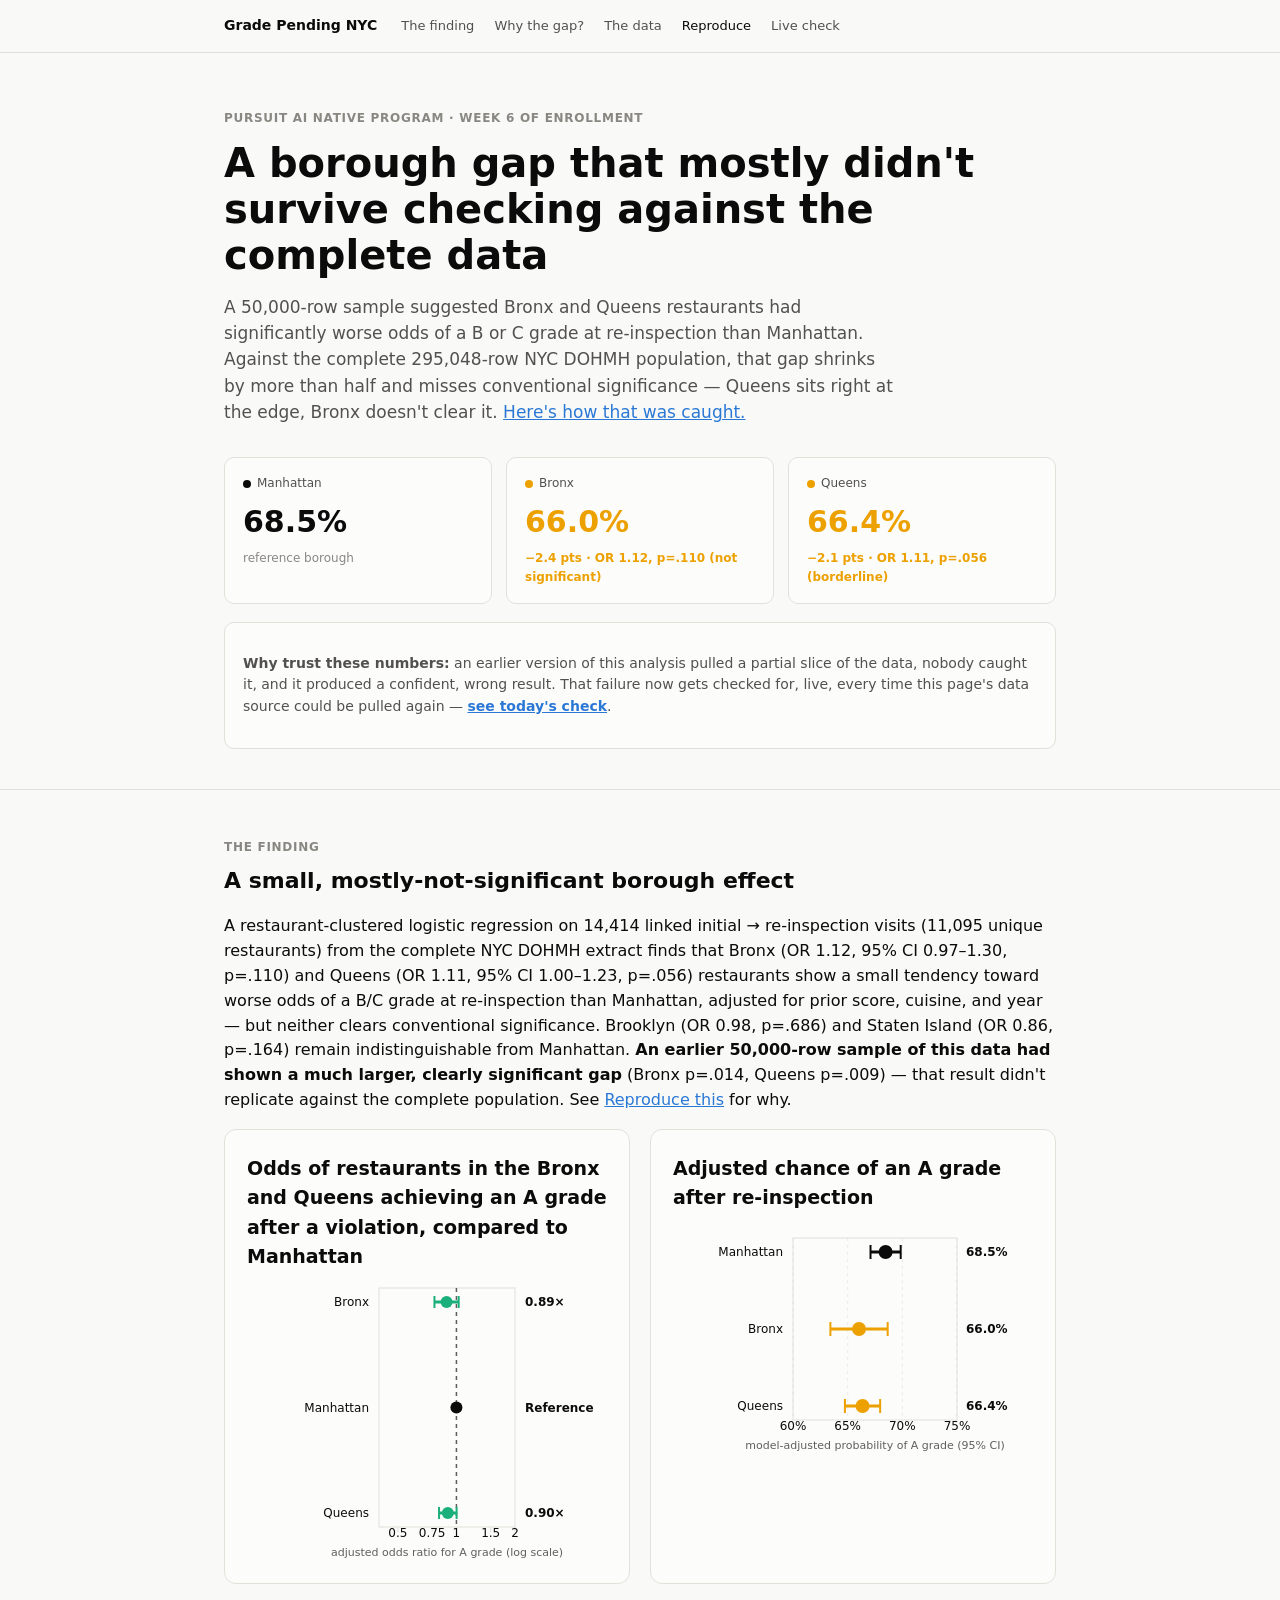
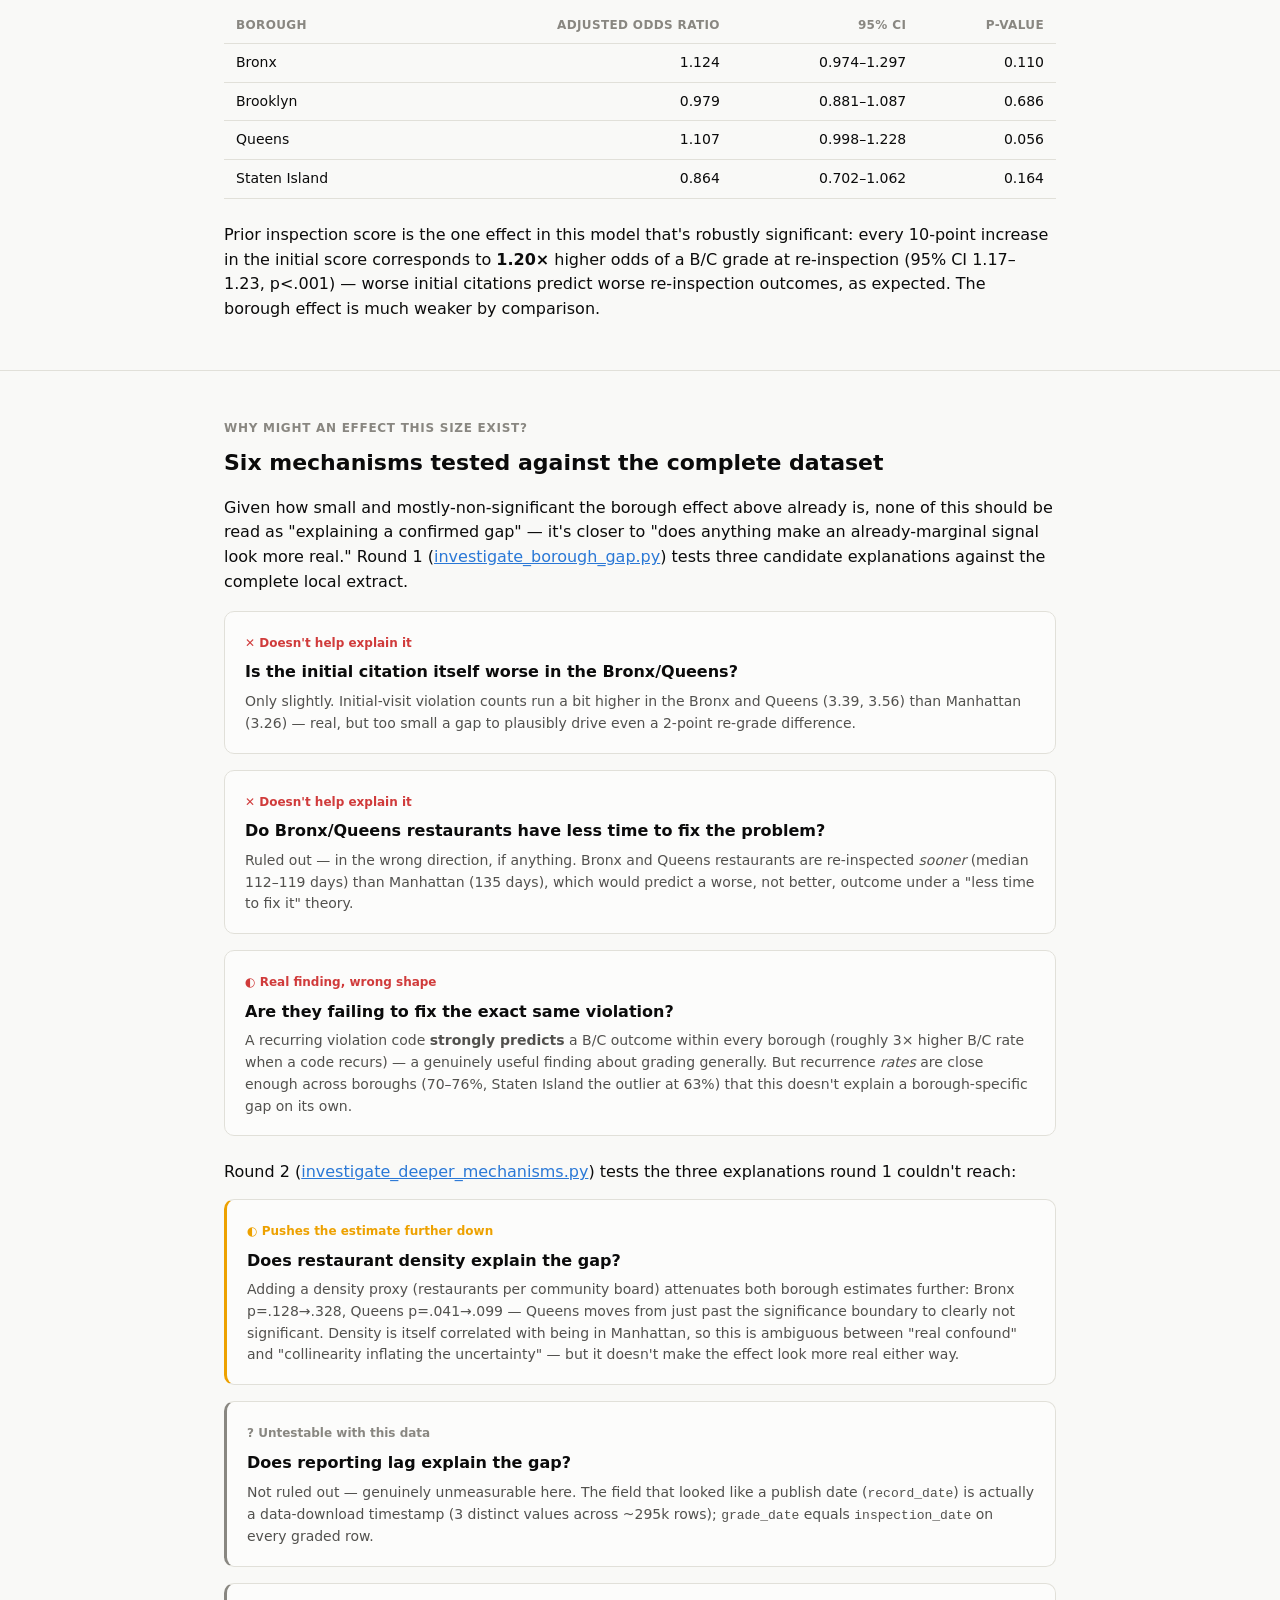
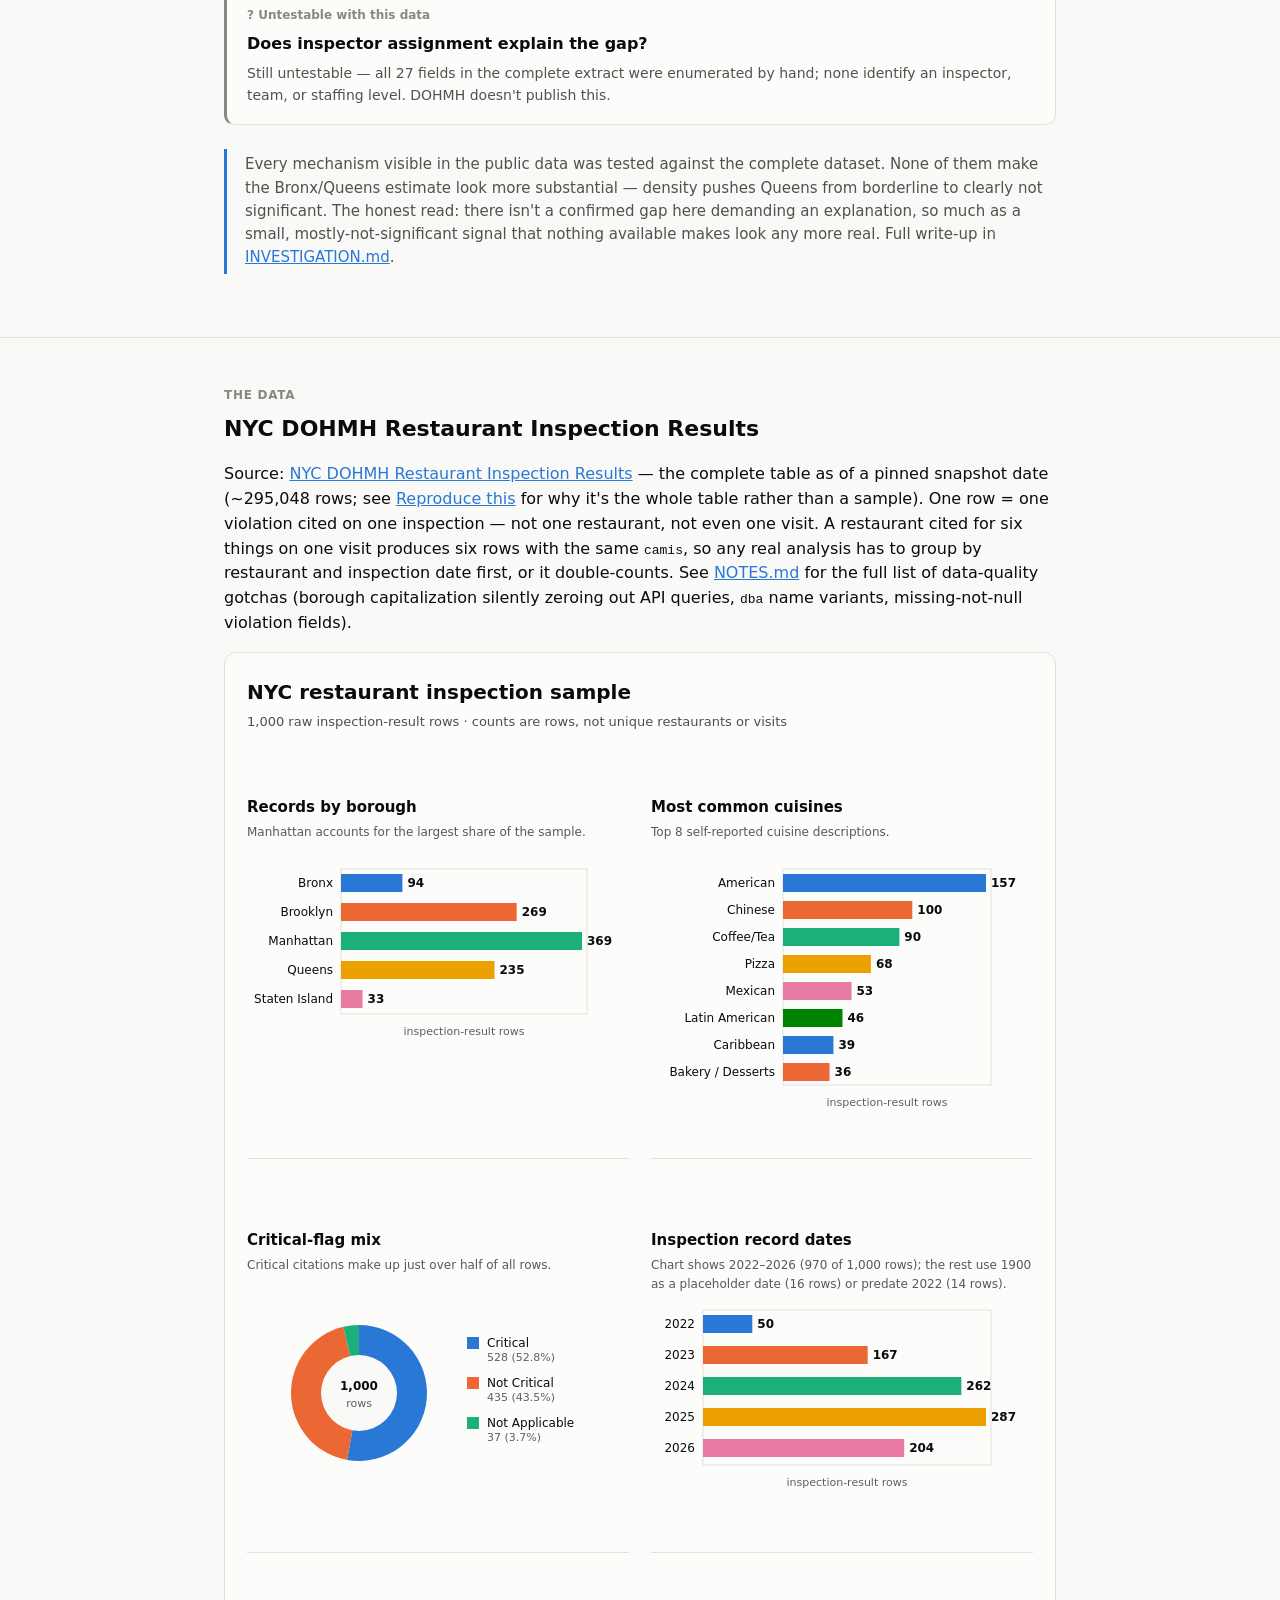
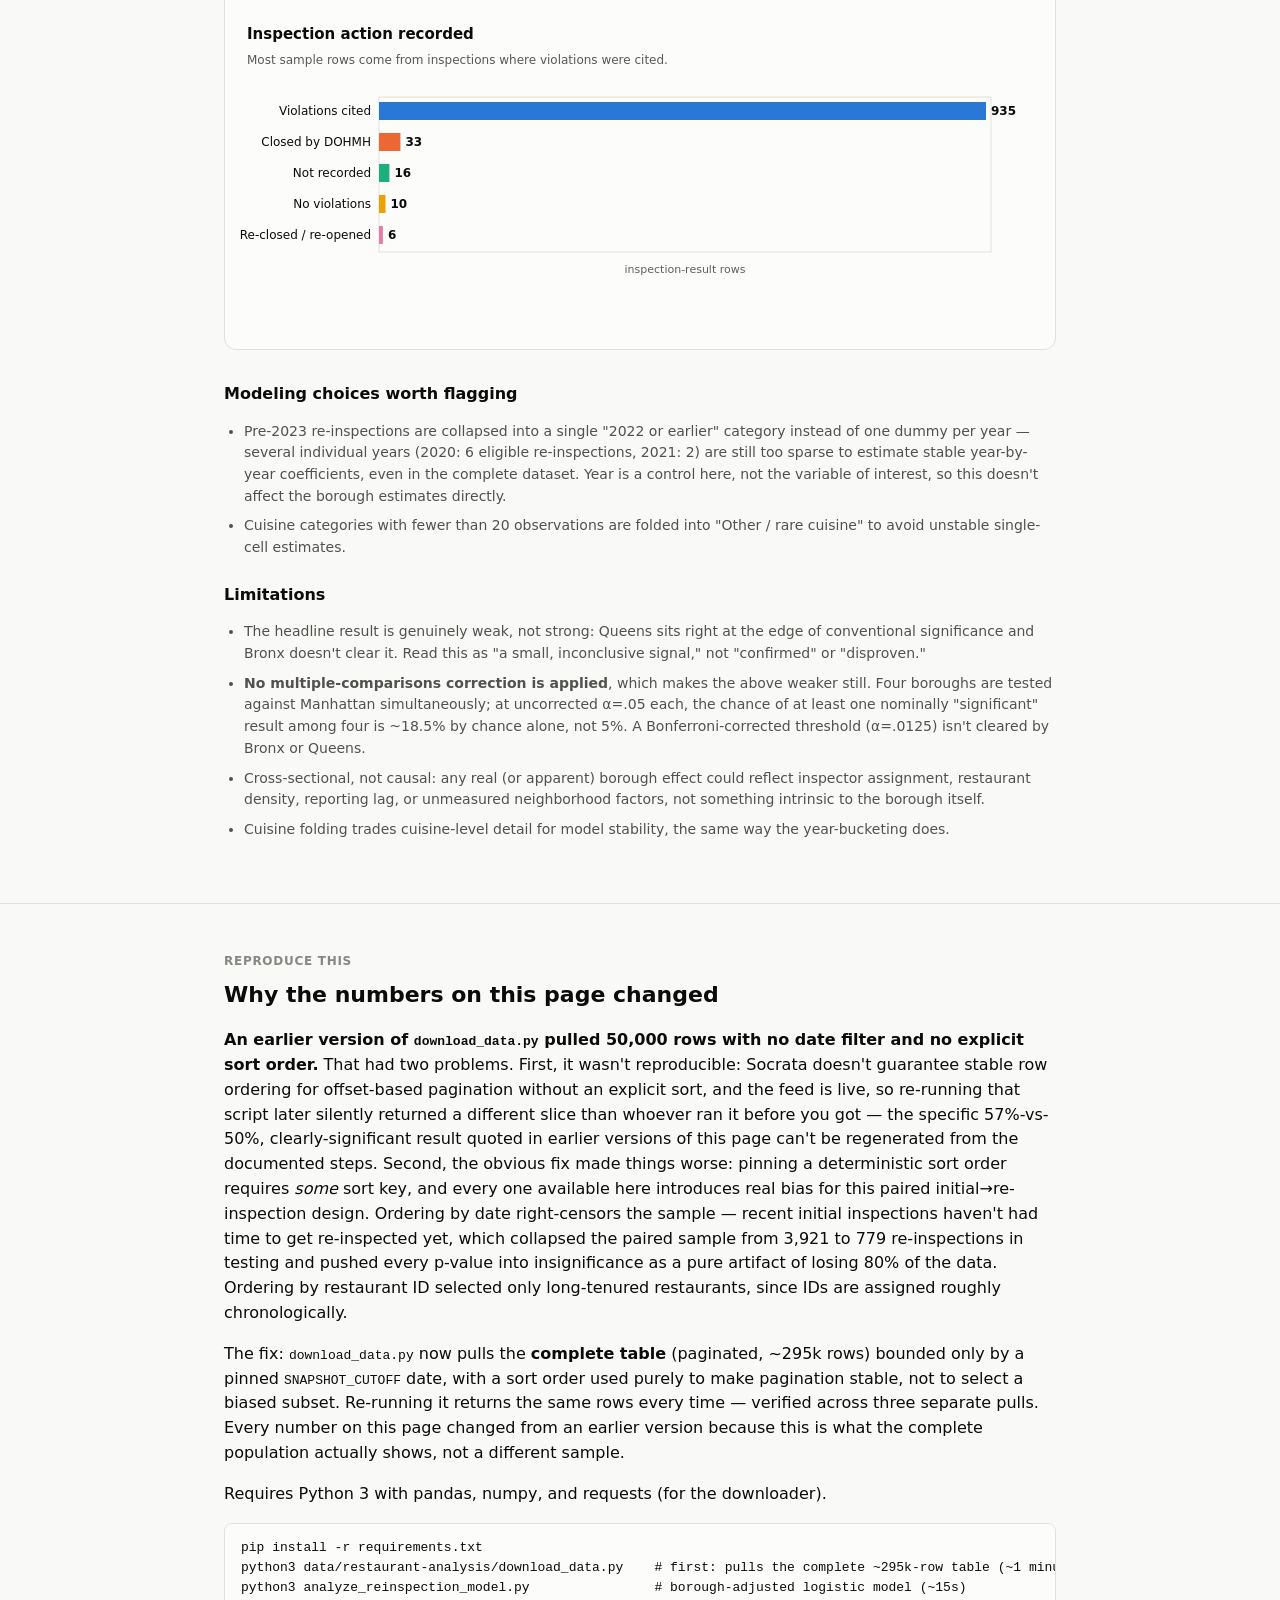
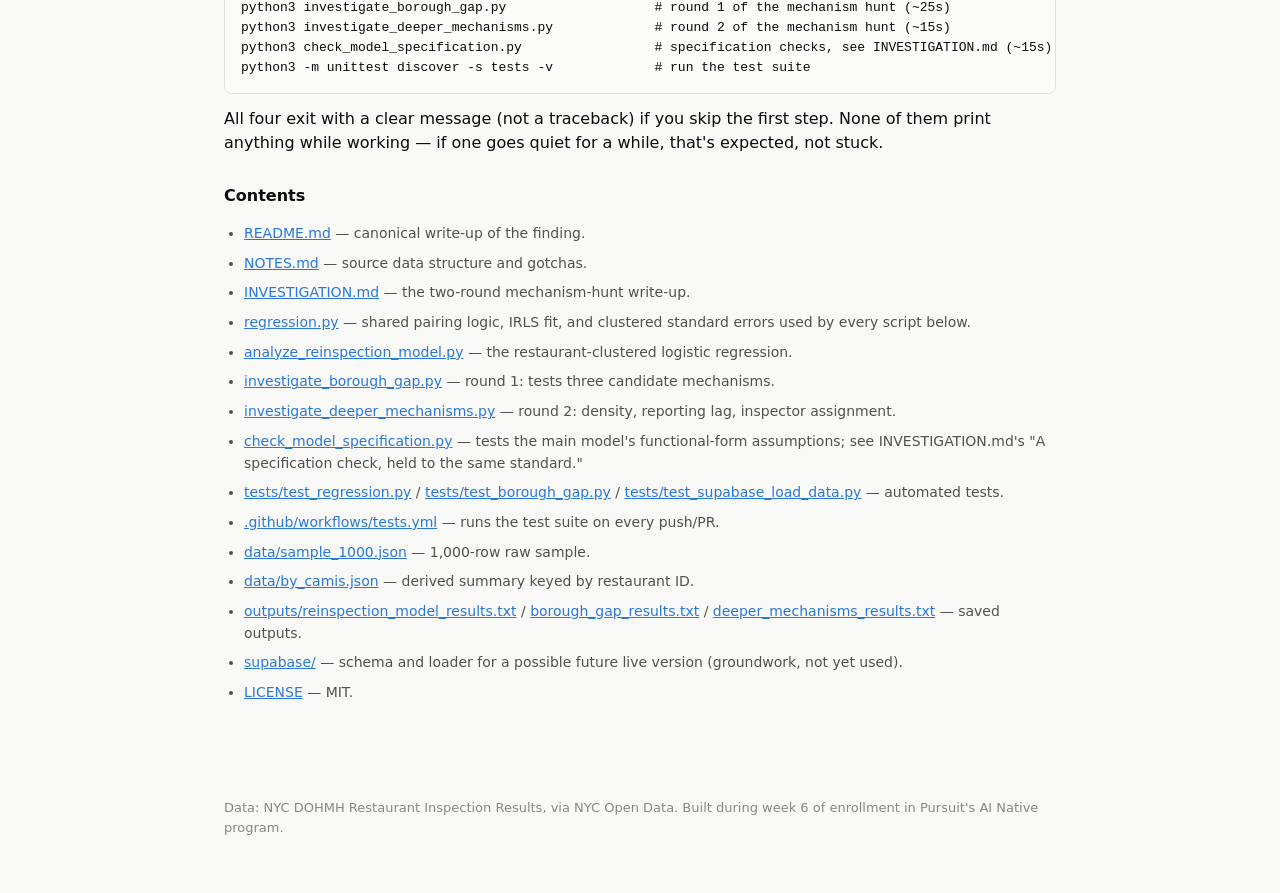
<file: index.html>
<!DOCTYPE html>
<html lang="en">
<head>
<meta charset="UTF-8">
<meta name="viewport" content="width=device-width, initial-scale=1.0">
<title>Grade Pending NYC — Restaurant Re-inspection Analysis</title>
<meta name="description" content="A borough gap that looked significant in a 50,000-row sample shrank and missed conventional significance against the complete 295,048-row NYC DOHMH re-inspection dataset — a finding about replication as much as about restaurant grades.">
<link rel="stylesheet" href="styles.css">
</head>
<body>

<nav class="site-nav">
  <div class="wrap">
    <strong>Grade Pending NYC</strong>
    <a href="#finding">The finding</a>
    <a href="#why">Why the gap?</a>
    <a href="#data">The data</a>
    <a href="#reproduce">Reproduce</a>
    <a href="live-check.html">Live check</a>
  </div>
</nav>

<header class="hero">
  <div class="wrap">
    <p class="eyebrow">Pursuit AI Native Program · Week 6 of enrollment</p>
    <h1>A borough gap that mostly didn't survive checking against the complete data</h1>
    <p class="lede">
      A 50,000-row sample suggested Bronx and Queens restaurants had significantly
      worse odds of a B or C grade at re-inspection than Manhattan. Against the
      complete 295,048-row NYC DOHMH population, that gap shrinks by more than half
      and misses conventional significance — Queens sits right at the edge, Bronx
      doesn't clear it. <a href="#reproduce">Here's how that was caught.</a>
    </p>
    <div class="stat-row">
      <div class="stat-tile reference">
        <p class="stat-label"><span class="dot reference"></span>Manhattan</p>
        <p class="stat-value">68.5%</p>
        <p class="stat-delta">reference borough</p>
      </div>
      <div class="stat-tile suggestive">
        <p class="stat-label"><span class="dot suggestive"></span>Bronx</p>
        <p class="stat-value">66.0%</p>
        <p class="stat-delta">−2.4 pts · OR 1.12, p=.110 (not significant)</p>
      </div>
      <div class="stat-tile suggestive">
        <p class="stat-label"><span class="dot suggestive"></span>Queens</p>
        <p class="stat-value">66.4%</p>
        <p class="stat-delta">−2.1 pts · OR 1.11, p=.056 (borderline)</p>
      </div>
    </div>
    <div class="note-block trust-callout">
      <p>
        <strong>Why trust these numbers:</strong> an earlier version of this
        analysis pulled a partial slice of the data, nobody caught it, and it
        produced a confident, wrong result. That failure now gets checked
        for, live, every time this page's data source could be pulled again
        — <a href="live-check.html">see today's check</a>.
      </p>
    </div>
  </div>
</header>

<main>

  <section id="finding">
    <div class="wrap">
      <p class="section-kicker">The finding</p>
      <h2>A small, mostly-not-significant borough effect</h2>
      <p class="section-intro">
        A restaurant-clustered logistic regression on 14,414 linked initial →
        re-inspection visits (11,095 unique restaurants) from the complete NYC
        DOHMH extract finds that Bronx (OR 1.12, 95% CI 0.97–1.30, p=.110) and
        Queens (OR 1.11, 95% CI 1.00–1.23, p=.056) restaurants show a small
        tendency toward worse odds of a B/C grade at re-inspection than
        Manhattan, adjusted for prior score, cuisine, and year — but neither
        clears conventional significance. Brooklyn (OR 0.98, p=.686) and Staten
        Island (OR 0.86, p=.164) remain indistinguishable from Manhattan.
        <strong>An earlier 50,000-row sample of this data had shown a much
        larger, clearly significant gap</strong> (Bronx p=.014, Queens p=.009) —
        that result didn't replicate against the complete population. See
        <a href="#reproduce">Reproduce this</a> for why.
      </p>

      <div class="chart-grid">
        <div class="chart-block">
          <div id="borough-reinspection-odds" role="figure" aria-label="Adjusted odds ratios for receiving an A grade at cycle re-inspection, by borough relative to Manhattan">
            <style>
              #borough-reinspection-odds { font-family: ui-sans-serif, system-ui, sans-serif; color: var(--foreground); max-width: 760px; margin: 0 auto; }
              #borough-reinspection-odds h3 { font-size: 19px; margin: 0 0 3px; }
              #borough-reinspection-odds p { margin: 0 0 13px; font-size: 13px; color: color-mix(in srgb, var(--foreground) 72%, transparent); }
              #borough-reinspection-odds svg { display: block; width: 100%; }
              #borough-reinspection-odds .axis { stroke: var(--border); stroke-width: 1; }
              #borough-reinspection-odds .reference { stroke: var(--foreground); stroke-width: 1.5; stroke-dasharray: 4 4; opacity: .65; }
              #borough-reinspection-odds .label, #borough-reinspection-odds .tick { fill: var(--foreground); font-size: 12px; }
              #borough-reinspection-odds .value { fill: var(--foreground); font-size: 12px; font-weight: 600; }
              #borough-reinspection-odds .muted { fill: color-mix(in srgb, var(--foreground) 65%, transparent); font-size: 11px; }
              #borough-reinspection-odds .axis-title { fill: color-mix(in srgb, var(--foreground) 65%, transparent); font-size: 11px; }
            </style>
            <h3>Odds of restaurants in the Bronx and Queens achieving an A grade after a violation, compared to Manhattan</h3>
            <svg id="borough-odds-plot" aria-label="Forest plot of adjusted odds of A grade by borough"></svg>
            <script>
              (() => {
                const root = document.getElementById('borough-reinspection-odds');
                const rows = [
                  {name:'Bronx', or:.890, low:.771, high:1.027, significant:false},
                  {name:'Manhattan', or:1, low:1, high:1, reference:true},
                  {name:'Queens', or:.903, low:.814, high:1.002, significant:false}
                ];
                const svg = root.querySelector('#borough-odds-plot');
                function render() {
                  const W = Math.max(330, svg.clientWidth || 700), H = 285, left = 132, right = 92, top = 28, bottom = 46;
                  const x0 = left, x1 = W - right, y0 = top, y1 = H - bottom, min=.4, max=2;
                  const x = v => x0 + (Math.log(v)-Math.log(min))/(Math.log(max)-Math.log(min))*(x1-x0);
                  const y = i => y0 + i*(y1-y0)/(rows.length-1);
                  const ticks=[.5,.75,1,1.5,2];
                  let out = `<rect data-chart-frame class="axis" x="${x0}" y="${y0-14}" width="${x1-x0}" height="${y1-y0+28}" fill="none"></rect>`;
                  out += `<line class="reference" x1="${x(1)}" x2="${x(1)}" y1="${y0-14}" y2="${y1+14}"></line>`;
                  ticks.forEach(t => { out += `<line class="axis" x1="${x(t)}" x2="${x(t)}" y1="${y1+14}" y2="${y1+19}"></line><text class="tick" x="${x(t)}" y="${H-22}" text-anchor="middle">${t}</text>`; });
                  rows.forEach((d,i) => {
                    const yy=y(i), color=d.significant ? 'var(--viz-series-1)' : 'var(--viz-series-3)';
                    out += `<text class="label" x="${left-10}" y="${yy+4}" text-anchor="end">${d.name}</text>`;
                    if (d.reference) {
                      out += `<circle cx="${x(1)}" cy="${yy}" r="6" fill="var(--foreground)"></circle><text class="value" x="${x1+10}" y="${yy+4}">Reference</text>`;
                    } else {
                      out += `<line x1="${x(d.low)}" x2="${x(d.high)}" y1="${yy}" y2="${yy}" stroke="${color}" stroke-width="3"></line><line x1="${x(d.low)}" x2="${x(d.low)}" y1="${yy-6}" y2="${yy+6}" stroke="${color}" stroke-width="2"></line><line x1="${x(d.high)}" x2="${x(d.high)}" y1="${yy-6}" y2="${yy+6}" stroke="${color}" stroke-width="2"></line><circle cx="${x(d.or)}" cy="${yy}" r="6" fill="${color}"></circle><text class="value" x="${x1+10}" y="${yy+4}">${d.or.toFixed(2)}×</text>`;
                    }
                  });
                  out += `<text class="axis-title" data-axis="x" x="${(x0+x1)/2}" y="${H-3}" text-anchor="middle">adjusted odds ratio for A grade (log scale)</text>`;
                  svg.setAttribute('viewBox', `0 0 ${W} ${H}`); svg.setAttribute('height', H); svg.innerHTML=out;
                }
                new ResizeObserver(render).observe(root); render();
              })();
            </script>
          </div>
        </div>
        <div class="chart-block">
          <div id="adjusted-a-grade-probability" role="figure" aria-label="Adjusted probability of receiving an A grade at re-inspection for Manhattan, Bronx, and Queens">
            <style>
              #adjusted-a-grade-probability { font-family: ui-sans-serif, system-ui, sans-serif; color: var(--foreground); max-width: 760px; margin: 0 auto; }
              #adjusted-a-grade-probability h3 { font-size: 19px; margin: 0 0 14px; }
              #adjusted-a-grade-probability svg { display:block; width:100%; }
              #adjusted-a-grade-probability .axis { stroke: var(--border); stroke-width: 1; }
              #adjusted-a-grade-probability .grid { stroke: var(--border); stroke-width: 1; stroke-dasharray: 3 4; opacity: .65; }
              #adjusted-a-grade-probability .label, #adjusted-a-grade-probability .tick { fill: var(--foreground); font-size: 12px; }
              #adjusted-a-grade-probability .value { fill: var(--foreground); font-size: 12px; font-weight: 600; }
              #adjusted-a-grade-probability .axis-title { fill: color-mix(in srgb, var(--foreground) 65%, transparent); font-size: 11px; }
            </style>
            <h3>Adjusted chance of an A grade after re-inspection</h3>
            <svg id="a-grade-probability-plot" aria-label="Dot and whisker plot showing adjusted A grade probability and 95 percent confidence intervals"></svg>
            <script>
              (() => {
                const root = document.getElementById('adjusted-a-grade-probability');
                const rows = [
                  {name:'Manhattan', value:.6847, low:.6709, high:.6985, reference:true},
                  {name:'Bronx', value:.6604, low:.6342, high:.6866},
                  {name:'Queens', value:.6636, low:.6475, high:.6797}
                ];
                const svg = root.querySelector('#a-grade-probability-plot');
                function render() {
                  const W=Math.max(330,svg.clientWidth||700), H=225, left=120, right=76, top=25, bottom=46, min=.60, max=.75;
                  const x=v=>left+(v-min)/(max-min)*(W-left-right), y=i=>top+i*(H-top-bottom)/(rows.length-1);
                  const ticks=[.60,.65,.70,.75];
                  let out=`<rect class="axis" data-chart-frame x="${left}" y="${top-14}" width="${W-left-right}" height="${H-top-bottom+28}" fill="none"></rect>`;
                  ticks.forEach(t=>{out+=`<line class="grid" x1="${x(t)}" x2="${x(t)}" y1="${top-14}" y2="${H-bottom+14}"></line><text class="tick" x="${x(t)}" y="${H-22}" text-anchor="middle">${Math.round(t*100)}%</text>`;});
                  rows.forEach((d,i)=>{const yy=y(i), color=d.reference?'var(--foreground)':'var(--viz-series-4)';out+=`<text class="label" x="${left-10}" y="${yy+4}" text-anchor="end">${d.name}</text><line x1="${x(d.low)}" x2="${x(d.high)}" y1="${yy}" y2="${yy}" stroke="${color}" stroke-width="3"></line><line x1="${x(d.low)}" x2="${x(d.low)}" y1="${yy-7}" y2="${yy+7}" stroke="${color}" stroke-width="2"></line><line x1="${x(d.high)}" x2="${x(d.high)}" y1="${yy-7}" y2="${yy+7}" stroke="${color}" stroke-width="2"></line><circle cx="${x(d.value)}" cy="${yy}" r="7" fill="${color}"></circle><text class="value" x="${W-right+9}" y="${yy+4}">${(d.value*100).toFixed(1)}%</text>`;});
                  out+=`<text class="axis-title" data-axis="x" x="${(left+W-right)/2}" y="${H-3}" text-anchor="middle">model-adjusted probability of A grade (95% CI)</text>`;
                  svg.setAttribute('viewBox',`0 0 ${W} ${H}`);svg.setAttribute('height',H);svg.innerHTML=out;
                }
                new ResizeObserver(render).observe(root);render();
              })();
            </script>
          </div>
        </div>
      </div>

      <table class="data-table">
        <thead>
          <tr><th>Borough</th><th class="num">Adjusted odds ratio</th><th class="num">95% CI</th><th class="num">p-value</th></tr>
        </thead>
        <tbody>
          <tr><td>Bronx</td><td class="num">1.124</td><td class="num">0.974–1.297</td><td class="num">0.110</td></tr>
          <tr><td>Brooklyn</td><td class="num">0.979</td><td class="num">0.881–1.087</td><td class="num">0.686</td></tr>
          <tr><td>Queens</td><td class="num">1.107</td><td class="num">0.998–1.228</td><td class="num">0.056</td></tr>
          <tr><td>Staten Island</td><td class="num">0.864</td><td class="num">0.702–1.062</td><td class="num">0.164</td></tr>
        </tbody>
      </table>
      <p class="section-intro" style="margin-bottom:0;">
        Prior inspection score is the one effect in this model that's robustly
        significant: every 10-point increase in the initial score corresponds to
        <strong>1.20×</strong> higher odds of a B/C grade at re-inspection (95% CI
        1.17–1.23, p&lt;.001) — worse initial citations predict worse re-inspection
        outcomes, as expected. The borough effect is much weaker by comparison.
      </p>
    </div>
  </section>

  <section id="why">
    <div class="wrap">
      <p class="section-kicker">Why might an effect this size exist?</p>
      <h2>Six mechanisms tested against the complete dataset</h2>
      <p class="section-intro">
        Given how small and mostly-non-significant the borough effect above
        already is, none of this should be read as "explaining a confirmed
        gap" — it's closer to "does anything make an already-marginal signal
        look more real." Round 1 (<a href="investigate_borough_gap.py">investigate_borough_gap.py</a>)
        tests three candidate explanations against the complete local extract.
      </p>

      <div class="mechanism-list">
        <div class="mechanism-card">
          <p class="verdict">✕ Doesn't help explain it</p>
          <h3>Is the initial citation itself worse in the Bronx/Queens?</h3>
          <p>
            Only slightly. Initial-visit violation counts run a bit higher in the
            Bronx and Queens (3.39, 3.56) than Manhattan (3.26) — real, but too
            small a gap to plausibly drive even a 2-point re-grade difference.
          </p>
        </div>
        <div class="mechanism-card">
          <p class="verdict">✕ Doesn't help explain it</p>
          <h3>Do Bronx/Queens restaurants have less time to fix the problem?</h3>
          <p>
            Ruled out — in the wrong direction, if anything. Bronx and Queens
            restaurants are re-inspected <em>sooner</em> (median 112–119 days) than
            Manhattan (135 days), which would predict a worse, not better, outcome
            under a "less time to fix it" theory.
          </p>
        </div>
        <div class="mechanism-card">
          <p class="verdict">◐ Real finding, wrong shape</p>
          <h3>Are they failing to fix the exact same violation?</h3>
          <p>
            A recurring violation code <strong>strongly predicts</strong> a B/C
            outcome within every borough (roughly 3× higher B/C rate when a code
            recurs) — a genuinely useful finding about grading generally. But
            recurrence <em>rates</em> are close enough across boroughs (70–76%,
            Staten Island the outlier at 63%) that this doesn't explain a
            borough-specific gap on its own.
          </p>
        </div>
      </div>

      <p class="section-intro" style="margin: 24px 0 0;">
        Round 2 (<a href="investigate_deeper_mechanisms.py">investigate_deeper_mechanisms.py</a>)
        tests the three explanations round 1 couldn't reach:
      </p>
      <div class="mechanism-list" style="margin-top: 14px;">
        <div class="mechanism-card" style="border-left: 3px solid var(--viz-series-4);">
          <p class="verdict" style="color: var(--viz-series-4);">◐ Pushes the estimate further down</p>
          <h3>Does restaurant density explain the gap?</h3>
          <p>
            Adding a density proxy (restaurants per community board) attenuates
            both borough estimates further: Bronx p=.128→.328, Queens
            p=.041→.099 — Queens moves from just past the significance boundary
            to clearly not significant. Density is itself correlated with
            being in Manhattan, so this is ambiguous between "real confound"
            and "collinearity inflating the uncertainty" — but it doesn't make
            the effect look more real either way.
          </p>
        </div>
        <div class="mechanism-card" style="border-left: 3px solid var(--text-muted);">
          <p class="verdict" style="color: var(--text-muted);">? Untestable with this data</p>
          <h3>Does reporting lag explain the gap?</h3>
          <p>
            Not ruled out — genuinely unmeasurable here. The field that looked
            like a publish date (<code>record_date</code>) is actually a
            data-download timestamp (3 distinct values across ~295k rows);
            <code>grade_date</code> equals <code>inspection_date</code> on
            every graded row.
          </p>
        </div>
        <div class="mechanism-card" style="border-left: 3px solid var(--text-muted);">
          <p class="verdict" style="color: var(--text-muted);">? Untestable with this data</p>
          <h3>Does inspector assignment explain the gap?</h3>
          <p>
            Still untestable — all 27 fields in the complete extract were
            enumerated by hand; none identify an inspector, team, or staffing
            level. DOHMH doesn't publish this.
          </p>
        </div>
      </div>

      <p class="conclusion-callout" style="margin-top: 22px;">
        Every mechanism visible in the public data was tested against the
        complete dataset. None of them make the Bronx/Queens estimate look
        more substantial — density pushes Queens from borderline to clearly
        not significant. The honest read: there isn't a confirmed gap here
        demanding an explanation, so much as a small, mostly-not-significant
        signal that nothing available makes look any more real. Full write-up
        in <a href="INVESTIGATION.md">INVESTIGATION.md</a>.
      </p>
    </div>
  </section>

  <section id="data">
    <div class="wrap">
      <p class="section-kicker">The data</p>
      <h2>NYC DOHMH Restaurant Inspection Results</h2>
      <p class="section-intro">
        Source: <a href="https://data.cityofnewyork.us/resource/43nn-pn8j.json" target="_blank" rel="noopener">NYC DOHMH Restaurant Inspection Results</a>
        — the complete table as of a pinned snapshot date (~295,048 rows; see
        <a href="#reproduce">Reproduce this</a> for why it's the whole table
        rather than a sample). One row = one violation cited on one inspection —
        not one restaurant, not even one visit. A restaurant cited for six things
        on one visit produces six rows with the same <code>camis</code>, so any
        real analysis has to group by restaurant and inspection date first, or it
        double-counts. See <a href="NOTES.md">NOTES.md</a> for the full list of
        data-quality gotchas (borough capitalization silently zeroing out API
        queries, <code>dba</code> name variants, missing-not-null violation fields).
      </p>

      <div class="chart-block">
        <div id="nyc-inspection-charts" role="figure" aria-label="Five charts summarizing 1,000 NYC restaurant inspection-result records">
          <style>
            #nyc-inspection-charts { font-family: ui-sans-serif, system-ui, sans-serif; color: var(--foreground); max-width: 1024px; margin: 0 auto; }
            #nyc-inspection-charts h3 { font-size: 20px; margin: 0 0 4px; }
            #nyc-inspection-charts .sub { margin: 0 0 16px; color: color-mix(in srgb, var(--foreground) 72%, transparent); font-size: 13px; }
            #nyc-inspection-charts .grid { display: grid; grid-template-columns: repeat(2, minmax(0, 1fr)); gap: 22px; }
            #nyc-inspection-charts .chart:last-child { grid-column: 1 / -1; }
            #nyc-inspection-charts h4 { font-size: 15px; margin: 0 0 4px; font-weight: 600; }
            #nyc-inspection-charts .note { font-size: 12px; margin: 0 0 8px; color: color-mix(in srgb, var(--foreground) 68%, transparent); min-height: 30px; }
            #nyc-inspection-charts svg { display:block; width:100%; overflow:visible; }
            #nyc-inspection-charts .axis { stroke: var(--border); stroke-width:1; }
            #nyc-inspection-charts .label { fill: var(--foreground); font-size: 12px; }
            #nyc-inspection-charts .value { fill: var(--foreground); font-size: 12px; font-weight: 600; }
            #nyc-inspection-charts .muted { fill: color-mix(in srgb, var(--foreground) 65%, transparent); font-size: 11px; }
            #nyc-inspection-charts .axis-title { fill: color-mix(in srgb, var(--foreground) 65%, transparent); font-size: 11px; }
            @media (max-width: 620px) { #nyc-inspection-charts .grid { grid-template-columns: 1fr; } #nyc-inspection-charts .chart:last-child { grid-column:auto; } }
          </style>
          <h3>NYC restaurant inspection sample</h3>
          <p class="sub">1,000 raw inspection-result rows · counts are rows, not unique restaurants or visits</p>
          <div class="grid">
            <section class="chart"><h4>Records by borough</h4><p class="note">Manhattan accounts for the largest share of the sample.</p><svg id="borough"></svg></section>
            <section class="chart"><h4>Most common cuisines</h4><p class="note">Top 8 self-reported cuisine descriptions.</p><svg id="cuisine"></svg></section>
            <section class="chart"><h4>Critical-flag mix</h4><p class="note">Critical citations make up just over half of all rows.</p><svg id="critical"></svg></section>
            <section class="chart"><h4>Inspection record dates</h4><p class="note">Chart shows 2022–2026 (970 of 1,000 rows); the rest use 1900 as a placeholder date (16 rows) or predate 2022 (14 rows).</p><svg id="years"></svg></section>
            <section class="chart"><h4>Inspection action recorded</h4><p class="note">Most sample rows come from inspections where violations were cited.</p><svg id="action"></svg></section>
          </div>
          <script>
          (() => {
            const root = document.getElementById('nyc-inspection-charts');
            const colors = ['var(--viz-series-1)', 'var(--viz-series-2)', 'var(--viz-series-3)', 'var(--viz-series-4)', 'var(--viz-series-5)', 'var(--viz-series-6)'];
            const data = {
              borough: [{label:'Bronx',value:94},{label:'Brooklyn',value:269},{label:'Manhattan',value:369},{label:'Queens',value:235},{label:'Staten Island',value:33}],
              cuisine: [{label:'American',value:157},{label:'Chinese',value:100},{label:'Coffee/Tea',value:90},{label:'Pizza',value:68},{label:'Mexican',value:53},{label:'Latin American',value:46},{label:'Caribbean',value:39},{label:'Bakery / Desserts',value:36}],
              critical: [{label:'Critical',value:528},{label:'Not Critical',value:435},{label:'Not Applicable',value:37}],
              years: [{label:'2022',value:50},{label:'2023',value:167},{label:'2024',value:262},{label:'2025',value:287},{label:'2026',value:204}],
              action: [{label:'Violations cited',value:935},{label:'Closed by DOHMH',value:33},{label:'Not recorded',value:16},{label:'No violations',value:10},{label:'Re-closed / re-opened',value:6}]
            };
            const esc = s => s.replace(/&/g,'&amp;').replace(/</g,'&lt;');
            function bars(id, values, opts={}) {
              const svg = root.querySelector('#'+id), W = Math.max(300, svg.clientWidth || 460), row = opts.row || 29, left = opts.left || 120, right=42, top=8, H=top+values.length*row+25, max=Math.max(...values.map(d=>d.value));
              svg.setAttribute('viewBox', `0 0 ${W} ${H}`); svg.setAttribute('height', H);
              let out=`<rect class="axis" data-chart-frame x="${left}" y="${top}" width="${W-left-right}" height="${values.length*row}" fill="none"/>`;
              values.forEach((d,i)=>{ const y=top+i*row+5, w=(W-left-right-5)*d.value/max; out += `<text class="label" text-anchor="end" x="${left-8}" y="${y+13}">${esc(d.label)}</text><rect x="${left}" y="${y}" width="${w}" height="18" fill="${colors[i%colors.length]}"></rect><text class="value" x="${Math.min(W-right+4,left+w+5)}" y="${y+13}">${d.value}</text>`; });
              out += `<text class="axis-title" data-axis="x" x="${left+(W-left-right)/2}" y="${H-4}" text-anchor="middle">inspection-result rows</text>`;
              svg.innerHTML=out;
            }
            function donut() {
              const svg=root.querySelector('#critical'), W=Math.max(300,svg.clientWidth||460), H=210, cx=112,cy=99,r=68,total=1000; let angle=-Math.PI/2, out='';
              data.critical.forEach((d,i)=>{ const a=d.value/total*Math.PI*2, x1=cx+r*Math.cos(angle), y1=cy+r*Math.sin(angle), x2=cx+r*Math.cos(angle+a), y2=cy+r*Math.sin(angle+a), large=a>Math.PI?1:0; out+=`<path d="M ${cx} ${cy} L ${x1} ${y1} A ${r} ${r} 0 ${large} 1 ${x2} ${y2} Z" fill="${colors[i]}"></path>`; angle+=a; });
              out += `<circle cx="${cx}" cy="${cy}" r="38" fill="var(--background)"></circle><text class="value" x="${cx}" y="${cy-3}" text-anchor="middle">1,000</text><text class="muted" x="${cx}" y="${cy+14}" text-anchor="middle">rows</text>`;
              data.critical.forEach((d,i)=>{let y=54+i*40;out+=`<rect x="220" y="${y-11}" width="12" height="12" fill="${colors[i]}"></rect><text class="label" x="240" y="${y-1}">${esc(d.label)}</text><text class="muted" x="240" y="${y+13}">${d.value} (${(d.value/10).toFixed(1)}%)</text>`}); svg.setAttribute('viewBox',`0 0 ${W} ${H}`);svg.setAttribute('height',H);svg.innerHTML=out;
            }
            function draw(){ bars('borough',data.borough,{left:94}); bars('cuisine',data.cuisine,{left:132,row:27}); donut(); bars('years',data.years,{left:52,row:31}); bars('action',data.action,{left:132,row:31}); }
            new ResizeObserver(draw).observe(root); draw();
          })();
          </script>
        </div>
      </div>

      <h3 style="font-size:16px; margin:32px 0 10px;">Modeling choices worth flagging</h3>
      <ul class="limits-list">
        <li>
          Pre-2023 re-inspections are collapsed into a single "2022 or earlier"
          category instead of one dummy per year — several individual years
          (2020: 6 eligible re-inspections, 2021: 2) are still too sparse to
          estimate stable year-by-year coefficients, even in the complete
          dataset. Year is a control here, not the variable of interest, so
          this doesn't affect the borough estimates directly.
        </li>
        <li>
          Cuisine categories with fewer than 20 observations are folded into
          "Other / rare cuisine" to avoid unstable single-cell estimates.
        </li>
      </ul>

      <h3 style="font-size:16px; margin:24px 0 10px;">Limitations</h3>
      <ul class="limits-list">
        <li>The headline result is genuinely weak, not strong: Queens sits right at the edge of conventional significance and Bronx doesn't clear it. Read this as "a small, inconclusive signal," not "confirmed" or "disproven."</li>
        <li><strong>No multiple-comparisons correction is applied</strong>, which makes the above weaker still. Four boroughs are tested against Manhattan simultaneously; at uncorrected α=.05 each, the chance of at least one nominally "significant" result among four is ~18.5% by chance alone, not 5%. A Bonferroni-corrected threshold (α=.0125) isn't cleared by Bronx or Queens.</li>
        <li>Cross-sectional, not causal: any real (or apparent) borough effect could reflect inspector assignment, restaurant density, reporting lag, or unmeasured neighborhood factors, not something intrinsic to the borough itself.</li>
        <li>Cuisine folding trades cuisine-level detail for model stability, the same way the year-bucketing does.</li>
      </ul>
    </div>
  </section>

  <section id="reproduce">
    <div class="wrap">
      <p class="section-kicker">Reproduce this</p>
      <h2>Why the numbers on this page changed</h2>
      <p class="section-intro">
        <strong>An earlier version of <code>download_data.py</code> pulled 50,000
        rows with no date filter and no explicit sort order.</strong> That had two
        problems. First, it wasn't reproducible: Socrata doesn't guarantee stable
        row ordering for offset-based pagination without an explicit sort, and the
        feed is live, so re-running that script later silently returned a
        different slice than whoever ran it before you got — the specific
        57%-vs-50%, clearly-significant result quoted in earlier versions of this
        page can't be regenerated from the documented steps. Second, the obvious
        fix made things worse: pinning a deterministic sort order requires
        <em>some</em> sort key, and every one available here introduces real bias
        for this paired initial→re-inspection design. Ordering by date
        right-censors the sample — recent initial inspections haven't had time to
        get re-inspected yet, which collapsed the paired sample from 3,921 to 779
        re-inspections in testing and pushed every p-value into insignificance as
        a pure artifact of losing 80% of the data. Ordering by restaurant ID
        selected only long-tenured restaurants, since IDs are assigned roughly
        chronologically.
      </p>
      <p class="section-intro">
        The fix: <code>download_data.py</code> now pulls the <strong>complete
        table</strong> (paginated, ~295k rows) bounded only by a pinned
        <code>SNAPSHOT_CUTOFF</code> date, with a sort order used purely to make
        pagination stable, not to select a biased subset. Re-running it returns
        the same rows every time — verified across three separate pulls. Every
        number on this page changed from an earlier version because this is what
        the complete population actually shows, not a different sample.
      </p>
      <p class="section-intro">Requires Python 3 with pandas, numpy, and requests (for the downloader).</p>
      <pre><code>pip install -r requirements.txt
python3 data/restaurant-analysis/download_data.py    # first: pulls the complete ~295k-row table (~1 minute)
python3 analyze_reinspection_model.py                # borough-adjusted logistic model (~15s)
python3 investigate_borough_gap.py                   # round 1 of the mechanism hunt (~25s)
python3 investigate_deeper_mechanisms.py             # round 2 of the mechanism hunt (~15s)
python3 check_model_specification.py                 # specification checks, see INVESTIGATION.md (~15s)
python3 -m unittest discover -s tests -v             # run the test suite</code></pre>
      <p class="section-intro" style="margin-top: 10px;">
        All four exit with a clear message (not a traceback) if you skip the first
        step. None of them print anything while working — if one goes quiet for a
        while, that's expected, not stuck.
      </p>

      <h3 style="font-size:16px; margin:28px 0 10px;">Contents</h3>
      <ul class="contents-list">
        <li><a href="docs/README.md">README.md</a> — canonical write-up of the finding.</li>
        <li><a href="NOTES.md">NOTES.md</a> — source data structure and gotchas.</li>
        <li><a href="INVESTIGATION.md">INVESTIGATION.md</a> — the two-round mechanism-hunt write-up.</li>
        <li><a href="regression.py">regression.py</a> — shared pairing logic, IRLS fit, and clustered standard errors used by every script below.</li>
        <li><a href="analyze_reinspection_model.py">analyze_reinspection_model.py</a> — the restaurant-clustered logistic regression.</li>
        <li><a href="investigate_borough_gap.py">investigate_borough_gap.py</a> — round 1: tests three candidate mechanisms.</li>
        <li><a href="investigate_deeper_mechanisms.py">investigate_deeper_mechanisms.py</a> — round 2: density, reporting lag, inspector assignment.</li>
        <li><a href="check_model_specification.py">check_model_specification.py</a> — tests the main model's functional-form assumptions; see INVESTIGATION.md's "A specification check, held to the same standard."</li>
        <li><a href="tests/test_regression.py">tests/test_regression.py</a> / <a href="tests/test_borough_gap.py">tests/test_borough_gap.py</a> / <a href="tests/test_supabase_load_data.py">tests/test_supabase_load_data.py</a> — automated tests.</li>
        <li><a href=".github/workflows/tests.yml">.github/workflows/tests.yml</a> — runs the test suite on every push/PR.</li>
        <li><a href="data/sample_1000.json">data/sample_1000.json</a> — 1,000-row raw sample.</li>
        <li><a href="data/by_camis.json">data/by_camis.json</a> — derived summary keyed by restaurant ID.</li>
        <li><a href="outputs/reinspection_model_results.txt">outputs/reinspection_model_results.txt</a> / <a href="outputs/borough_gap_results.txt">borough_gap_results.txt</a> / <a href="outputs/deeper_mechanisms_results.txt">deeper_mechanisms_results.txt</a> — saved outputs.</li>
        <li><a href="supabase/">supabase/</a> — schema and loader for a possible future live version (groundwork, not yet used).</li>
        <li><a href="LICENSE">LICENSE</a> — MIT.</li>
      </ul>
    </div>
  </section>

</main>

<footer class="site-footer">
  <div class="wrap">
    Data: NYC DOHMH Restaurant Inspection Results, via NYC Open Data. Built
    during week 6 of enrollment in Pursuit's AI Native program.
  </div>
</footer>

<script src="main.js"></script>
</body>
</html>
</file>
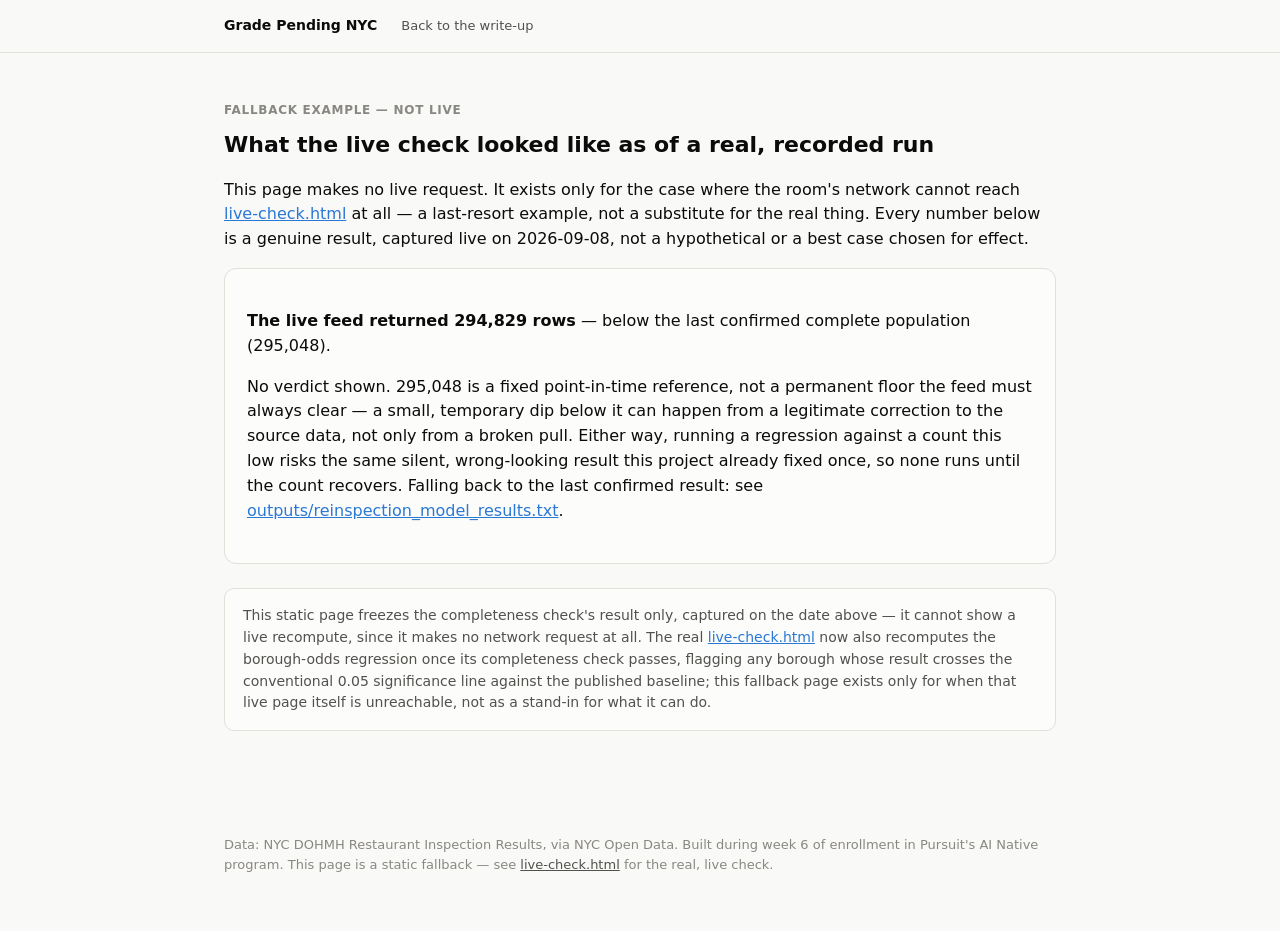
<file: fallback-example.html>
<!doctype html>
<html lang="en">
<head>
<meta charset="UTF-8">
<meta name="viewport" content="width=device-width, initial-scale=1.0">
<title>Grade Pending NYC — Fallback Example</title>
<meta name="description" content="A static, cached example of the live check's result, for the case where the room's own network cannot reach the live page at all.">
<link rel="stylesheet" href="styles.css">
</head>
<body>

<nav class="site-nav">
  <div class="wrap">
    <strong>Grade Pending NYC</strong>
    <a href="index.html">Back to the write-up</a>
  </div>
</nav>

<main>
  <section>
    <div class="wrap">
      <p class="section-kicker">FALLBACK EXAMPLE — NOT LIVE</p>
      <h2>What the live check looked like as of a real, recorded run</h2>
      <p class="section-intro">
        This page makes no live request. It exists only for the case
        where the room's network cannot reach
        <a href="live-check.html">live-check.html</a> at all — a
        last-resort example, not a substitute for the real thing. Every
        number below is a genuine result, captured live on
        2026-09-08, not a hypothetical or a best case chosen for effect.
      </p>

      <div class="chart-block">
        <p><strong>The live feed returned 294,829 rows</strong> — below the last confirmed complete population (295,048).</p>
        <p class="note">No verdict shown. 295,048 is a fixed point-in-time reference, not a permanent floor the feed must always clear — a small, temporary dip below it can happen from a legitimate correction to the source data, not only from a broken pull. Either way, running a regression against a count this low risks the same silent, wrong-looking result this project already fixed once, so none runs until the count recovers. Falling back to the last confirmed result: see <a href="outputs/reinspection_model_results.txt">outputs/reinspection_model_results.txt</a>.</p>
      </div>

      <p class="note-block">
        This static page freezes the completeness check's result only,
        captured on the date above — it cannot show a live recompute,
        since it makes no network request at all. The real
        <a href="live-check.html">live-check.html</a> now also recomputes
        the borough-odds regression once its completeness check passes,
        flagging any borough whose result crosses the conventional 0.05
        significance line against the published baseline; this fallback
        page exists only for when that live page itself is unreachable,
        not as a stand-in for what it can do.
      </p>
    </div>
  </section>
</main>

<footer class="site-footer">
  <div class="wrap">Data: NYC DOHMH Restaurant Inspection Results, via NYC Open Data. Built during week 6 of enrollment in Pursuit's AI Native program. This page is a static fallback — see <a href="live-check.html">live-check.html</a> for the real, live check.</div>
</footer>

</body>
</html>
</file>
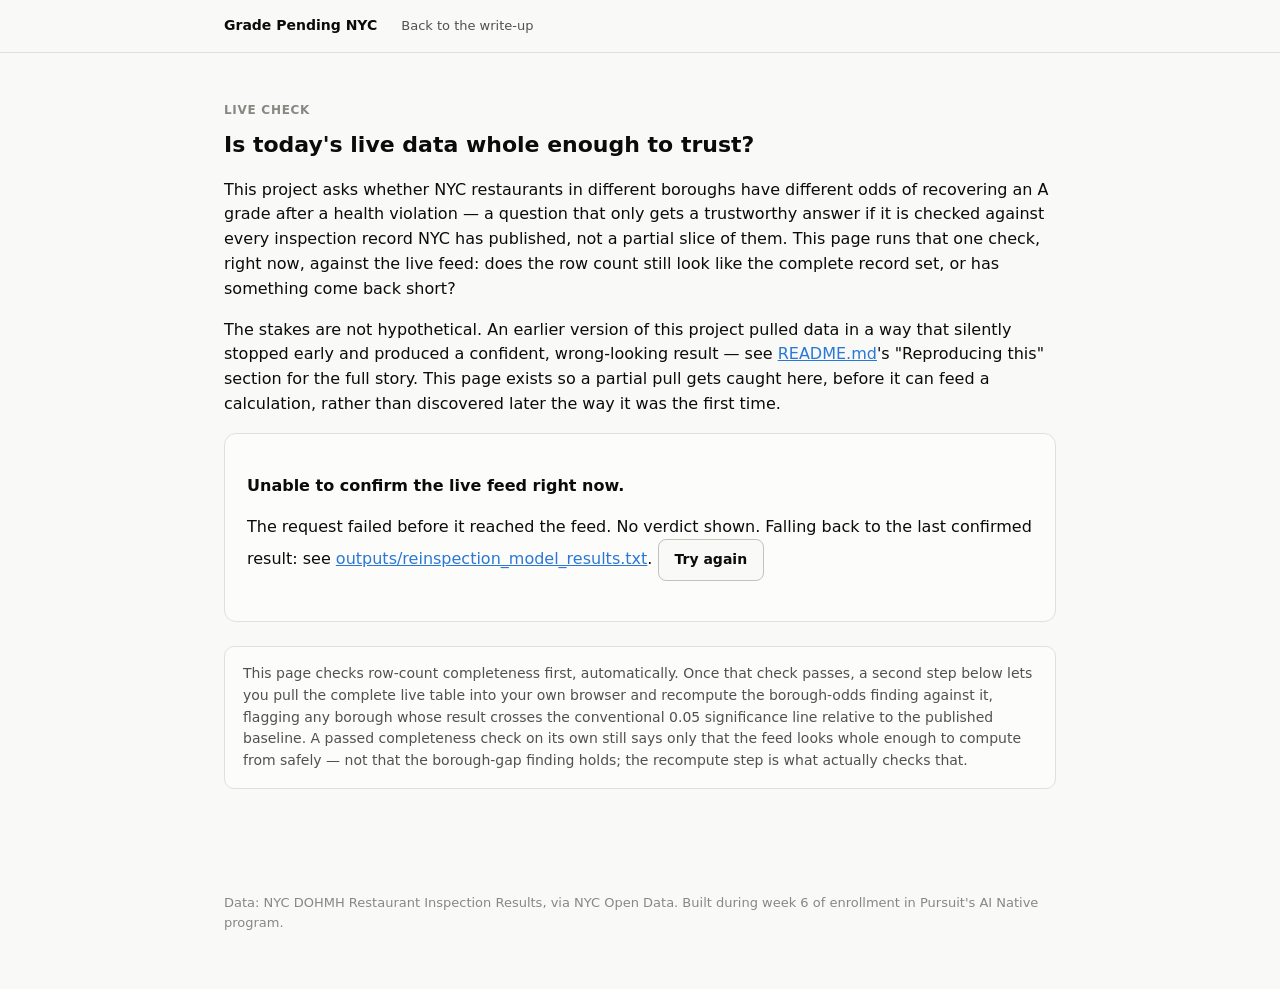
<file: live-check.html>
<!doctype html>
<html lang="en">
<head>
<meta charset="UTF-8">
<meta name="viewport" content="width=device-width, initial-scale=1.0">
<title>Grade Pending NYC — Live Check</title>
<meta name="description" content="Checks the live NYC Open Data restaurant inspection feed, right now, before the borough-gap finding gets recomputed against it.">
<link rel="stylesheet" href="styles.css">
</head>
<body>

<nav class="site-nav">
  <div class="wrap">
    <strong>Grade Pending NYC</strong>
    <a href="index.html">Back to the write-up</a>
  </div>
</nav>

<main>
  <section>
    <div class="wrap">
      <p class="section-kicker">LIVE CHECK</p>
      <h2>Is today's live data whole enough to trust?</h2>
      <p class="section-intro">
        This project asks whether NYC restaurants in different boroughs
        have different odds of recovering an A grade after a health
        violation — a question that only gets a trustworthy answer if it
        is checked against every inspection record NYC has published, not
        a partial slice of them. This page runs that one check, right
        now, against the live feed: does the row count still look like
        the complete record set, or has something come back short?
      </p>
      <p class="section-intro">
        The stakes are not hypothetical. An earlier version of this
        project pulled data in a way that silently stopped early and
        produced a confident, wrong-looking result — see
        <a href="docs/README.md">README.md</a>'s "Reproducing this" section for
        the full story. This page exists so a partial pull gets caught
        here, before it can feed a calculation, rather than discovered
        later the way it was the first time.
      </p>

      <div class="chart-block" id="live-check-status" role="status" aria-live="polite">
        <p>Preparing to check the live feed&hellip;</p>
      </div>

      <p class="note-block">
        This page checks row-count completeness first, automatically. Once
        that check passes, a second step below lets you pull the complete
        live table into your own browser and recompute the borough-odds
        finding against it, flagging any borough whose result crosses the
        conventional 0.05 significance line relative to the published
        baseline. A passed completeness check on its own still says only
        that the feed looks whole enough to compute from safely — not that
        the borough-gap finding holds; the recompute step is what actually
        checks that.
      </p>

      <div id="recompute-section" role="status" aria-live="polite"></div>
    </div>
  </section>
</main>

<footer class="site-footer">
  <div class="wrap">Data: NYC DOHMH Restaurant Inspection Results, via NYC Open Data. Built during week 6 of enrollment in Pursuit's AI Native program.</div>
</footer>

<script src="pairing.js"></script>
<script src="regression.js"></script>
<script src="recompute.js"></script>
<script src="live-check.js"></script>
</body>
</html>
</file>
<file: styles.css>
/* Grade Pending NYC — site chrome. Chart fragments in visualizations/ read these
   same custom properties (--foreground, --background, --border, --viz-series-N),
   so this file is the single place light/dark values are defined. */

:root {
  color-scheme: light;
  --background: #f9f9f7;
  --surface: #fcfcfb;
  --foreground: #0b0b0b;
  --text-secondary: #52514e;
  --text-muted: #898781;
  --border: #e1e0d9;
  --border-strong: #c3c2b7;

  --viz-series-1: #2a78d6;
  --viz-series-2: #eb6834;
  --viz-series-3: #1baf7a;
  --viz-series-4: #eda100;
  --viz-series-5: #e87ba4;
  --viz-series-6: #008300;

  --status-good: #0ca30c;
  --status-critical: #d03b3b;

  --max-width: 880px;
}

@media (prefers-color-scheme: dark) {
  :root {
    color-scheme: dark;
    --background: #0d0d0d;
    --surface: #1a1a19;
    --foreground: #ffffff;
    --text-secondary: #c3c2b7;
    --text-muted: #898781;
    --border: #2c2c2a;
    --border-strong: #383835;

    --viz-series-1: #3987e5;
    --viz-series-2: #d95926;
    --viz-series-3: #199e70;
    --viz-series-4: #c98500;
    --viz-series-5: #d55181;
    --viz-series-6: #008300;

    --status-good: #0ca30c;
    --status-critical: #d03b3b;
  }
}

* { box-sizing: border-box; }

body {
  margin: 0;
  background: var(--background);
  color: var(--foreground);
  font-family: system-ui, -apple-system, "Segoe UI", sans-serif;
  line-height: 1.55;
}

a { color: var(--viz-series-1); }
a:visited { color: var(--viz-series-1); }

.wrap {
  max-width: var(--max-width);
  margin: 0 auto;
  padding: 0 24px;
}

/* ---------- nav ---------- */

nav.site-nav {
  position: sticky;
  top: 0;
  z-index: 10;
  background: color-mix(in srgb, var(--background) 92%, transparent);
  backdrop-filter: blur(6px);
  border-bottom: 1px solid var(--border);
}

nav.site-nav .wrap {
  display: flex;
  align-items: center;
  gap: 20px;
  height: 52px;
  overflow-x: auto;
}

@media (max-width: 620px) {
  /* Below this width the nav's links can exceed the viewport and need a
     horizontal scroll to reach "The data" / "Reproduce" -- fade the right
     edge so that's visible rather than looking like the list just ends. */
  nav.site-nav .wrap {
    -webkit-mask-image: linear-gradient(to right, black calc(100% - 28px), transparent 100%);
    mask-image: linear-gradient(to right, black calc(100% - 28px), transparent 100%);
  }
}

nav.site-nav a {
  font-size: 13px;
  color: var(--text-secondary);
  text-decoration: none;
  white-space: nowrap;
}

nav.site-nav a:hover,
nav.site-nav a.active {
  color: var(--foreground);
}

nav.site-nav strong {
  font-size: 14px;
  color: var(--foreground);
  margin-right: 4px;
  white-space: nowrap;
}

/* ---------- hero ---------- */

header.hero {
  padding: 56px 0 40px;
  border-bottom: 1px solid var(--border);
}

header.hero .eyebrow {
  font-size: 12px;
  font-weight: 600;
  letter-spacing: 0.06em;
  text-transform: uppercase;
  color: var(--text-muted);
  margin: 0 0 12px;
}

header.hero h1 {
  font-size: clamp(28px, 5vw, 40px);
  line-height: 1.15;
  margin: 0 0 16px;
}

header.hero .lede {
  font-size: 17px;
  color: var(--text-secondary);
  max-width: 62ch;
  margin: 0 0 32px;
}

.stat-row {
  display: grid;
  grid-template-columns: repeat(3, minmax(0, 1fr));
  gap: 14px;
}

.stat-tile {
  border: 1px solid var(--border);
  border-radius: 10px;
  padding: 16px 18px;
  background: var(--surface);
}

.stat-tile .stat-label {
  font-size: 12px;
  color: var(--text-secondary);
  margin: 0 0 6px;
  display: flex;
  align-items: center;
  gap: 6px;
}

.stat-tile .stat-value {
  font-size: 30px;
  font-weight: 700;
  margin: 0;
}

.stat-tile .stat-delta {
  font-size: 12px;
  margin: 4px 0 0;
  font-weight: 600;
}

.stat-tile.reference .stat-value { color: var(--foreground); }
.stat-tile.reference .stat-delta { color: var(--text-muted); font-weight: 400; }
.stat-tile.good .stat-value { color: var(--status-good); }
.stat-tile.good .stat-delta { color: var(--status-good); }
.stat-tile.bad .stat-value { color: var(--status-critical); }
.stat-tile.bad .stat-delta { color: var(--status-critical); }
.stat-tile.suggestive .stat-value { color: var(--viz-series-4); }
.stat-tile.suggestive .stat-delta { color: var(--viz-series-4); }

.dot {
  width: 8px;
  height: 8px;
  border-radius: 50%;
  display: inline-block;
  flex: none;
}
.dot.reference { background: var(--foreground); }
.dot.good { background: var(--status-good); }
.dot.bad { background: var(--status-critical); }
.dot.suggestive { background: var(--viz-series-4); }

@media (max-width: 620px) {
  .stat-row { grid-template-columns: 1fr; }
}

/* ---------- sections ---------- */

main section {
  padding: 48px 0;
  border-bottom: 1px solid var(--border);
}

main section:last-of-type { border-bottom: none; }

section h2 {
  font-size: 22px;
  margin: 0 0 6px;
}

section .section-kicker {
  font-size: 12px;
  font-weight: 600;
  letter-spacing: 0.06em;
  text-transform: uppercase;
  color: var(--text-muted);
  margin: 0 0 8px;
}

section > p.section-intro {
  color: var(--text-secondary);
  max-width: 68ch;
  margin: 0 0 28px;
}

.chart-block {
  border: 1px solid var(--border);
  border-radius: 12px;
  padding: 24px 22px;
  background: var(--surface);
  margin: 0 0 24px;
}

.chart-grid {
  display: grid;
  grid-template-columns: repeat(2, minmax(0, 1fr));
  gap: 20px;
}

@media (max-width: 720px) {
  .chart-grid { grid-template-columns: 1fr; }
}

/* ---------- mechanism cards ---------- */

.mechanism-list {
  display: grid;
  gap: 16px;
  margin: 0 0 24px;
}

.mechanism-card {
  border: 1px solid var(--border);
  border-radius: 10px;
  padding: 18px 20px;
  background: var(--surface);
}

.mechanism-card .verdict {
  display: inline-flex;
  align-items: center;
  gap: 6px;
  font-size: 12px;
  font-weight: 600;
  color: var(--status-critical);
  margin: 0 0 8px;
}

.mechanism-card h3 {
  font-size: 16px;
  margin: 0 0 6px;
}

.mechanism-card p {
  font-size: 14px;
  color: var(--text-secondary);
  margin: 0;
}

.conclusion-callout {
  border-left: 3px solid var(--viz-series-1);
  padding: 4px 0 4px 18px;
  color: var(--text-secondary);
  font-size: 15px;
}

/* ---------- methodology / limitations ---------- */

.limits-list, .contents-list {
  padding-left: 20px;
  color: var(--text-secondary);
  font-size: 14px;
}

.limits-list li, .contents-list li { margin: 0 0 8px; }

.note-block {
  border: 1px solid var(--border);
  border-radius: 10px;
  padding: 16px 18px;
  background: var(--surface);
  font-size: 14px;
  color: var(--text-secondary);
  margin: 0 0 24px;
}

.chart-block button {
  font: inherit;
  font-size: 14px;
  font-weight: 600;
  padding: 9px 16px;
  border: 1px solid var(--border-strong);
  border-radius: 8px;
  background: var(--background);
  color: var(--foreground);
  cursor: pointer;
}

.chart-block button:hover { background: var(--border); }

.note-block.trust-callout {
  margin: 18px 0 0;
}

.note-block.trust-callout a {
  font-weight: 600;
}

code, pre {
  font-family: ui-monospace, SFMono-Regular, Menlo, monospace;
  font-size: 13px;
}

pre {
  background: var(--surface);
  border: 1px solid var(--border);
  border-radius: 8px;
  padding: 14px 16px;
  overflow-x: auto;
}

table.data-table {
  border-collapse: collapse;
  width: 100%;
  font-size: 14px;
  margin: 0 0 24px;
}

table.data-table th, table.data-table td {
  text-align: left;
  padding: 8px 12px;
  border-bottom: 1px solid var(--border);
}

table.data-table th {
  color: var(--text-muted);
  font-weight: 600;
  font-size: 12px;
  text-transform: uppercase;
  letter-spacing: 0.03em;
}

table.data-table td.num, table.data-table th.num {
  text-align: right;
  font-variant-numeric: tabular-nums;
}

/* ---------- footer ---------- */

footer.site-footer {
  padding: 32px 0 56px;
  color: var(--text-muted);
  font-size: 13px;
}

footer.site-footer a { color: var(--text-secondary); }
</file>
